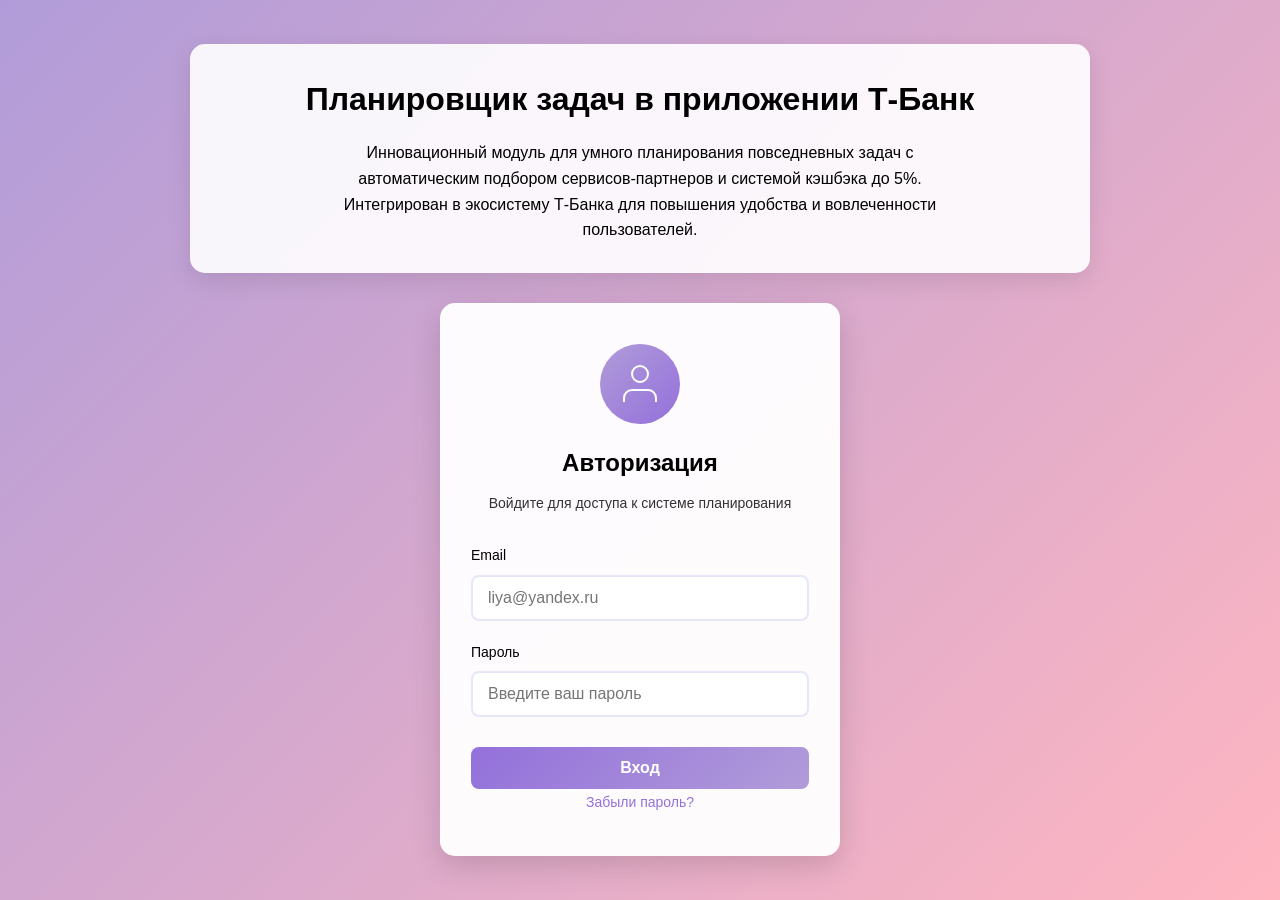
<file: index.html>
<!DOCTYPE html>
<html lang="ru">
<head>
    <meta charset="UTF-8">
    <meta name="viewport" content="width=device-width, initial-scale=1.0">
    <title>Планировщик задач Т-Банк - Авторизация</title>
    <link rel="stylesheet" href="css/style.css">


<!-- Yandex.Metrika counter -->
<script type="text/javascript">
    (function(m,e,t,r,i,k,a){
        m[i]=m[i]||function(){(m[i].a=m[i].a||[]).push(arguments)};
        m[i].l=1*new Date();
        for (var j = 0; j < document.scripts.length; j++) {if (document.scripts[j].src === r) { return; }}
        k=e.createElement(t),a=e.getElementsByTagName(t)[0],k.async=1,k.src=r,a.parentNode.insertBefore(k,a)
    })(window, document,'script','https://mc.yandex.ru/metrika/tag.js?id=105010982', 'ym');

    ym(105010982, 'init', {ssr:true, webvisor:true, clickmap:true, ecommerce:"dataLayer", accurateTrackBounce:true, trackLinks:true});
</script>
<noscript><div><img src="https://mc.yandex.ru/watch/105010982" style="position:absolute; left:-9999px;" alt="" /></div></noscript>
<!-- /Yandex.Metrika counter -->
 
</head>
<body>
    <!-- Основной контейнер -->
    <div class="main-container">
        <!-- Блок с темой и информацией -->
        <div class="project-info">
            <h1 class="project-title">Планировщик задач в приложении Т-Банк</h1>
            <p class="project-description">
                Инновационный модуль для умного планирования повседневных задач с автоматическим подбором сервисов-партнеров 
                и системой кэшбэка до 5%. Интегрирован в экосистему Т-Банка для повышения удобства и вовлеченности пользователей.
            </p>
        </div>

        <!-- Авторизация -->
        <div class="auth-container">
            <div class="auth-card">
                <!-- иконка авт -->
                <div class="auth-icon">
                    <svg width="48" height="48" viewBox="0 0 24 24" fill="none" stroke="currentColor">
                        <path d="M20 21v-2a4 4 0 0 0-4-4H8a4 4 0 0 0-4 4v2"></path>
                        <circle cx="12" cy="7" r="4"></circle>
                    </svg>
                </div>
                
                <h2>Авторизация</h2>
                <p class="auth-subtitle">Войдите для доступа к системе планирования</p>

                <form id="loginForm" class="auth-form">
                    <!-- Email -->
                    <div class="input-group">
                        <label for="email">Email</label>
                        <input type="email" id="email" name="email" placeholder="liya@yandex.ru" required>
                    </div>

                    <!-- Пароль -->
                    <div class="input-group">
                        <label for="password">Пароль</label>
                        <input type="password" id="password" name="password" placeholder="Введите ваш пароль" required>
                    </div>

                    <!-- Вход -->
                    <button type="submit" class="login-btn">Вход</button>
                </form>

                <div class="auth-links">
                    <a href="#" class="forgot-password">Забыли пароль?</a>
                </div>
            </div>
        </div>
    </div>

    <!-- Ссылки на страницы (скрыты до авторизации) -->
    <div id="pageLinks" class="page-links" style="display: none;">
        <a href="page2.html" class="page-link">2</a>
        <a href="page3.html" class="page-link">3</a>
    </div>

    <script>
        document.getElementById('loginForm').addEventListener('submit', function(e) {
            e.preventDefault();
            
            const email = document.getElementById('email').value;
            const password = document.getElementById('password').value;
            
            if (email && password) {
                
                sessionStorage.setItem('authenticated', 'true');
                document.getElementById('pageLinks').style.display = 'flex';
                alert('Авторизация успешна! Теперь доступны страницы 2 и 3');
            } else {
                alert('Пожалуйста, заполните все поля');
            }
        });

        window.addEventListener('load', function() {
            
            if (sessionStorage.getItem('authenticated') === 'true') {
                document.getElementById('pageLinks').style.display = 'flex';
            } else {
                // Дополнительно: скрываем ссылки если не авторизован
                document.getElementById('pageLinks').style.display = 'none';
                // Очищаем поля формы
                document.getElementById('email').value = '';
                document.getElementById('password').value = '';
            }
        });
    </script>
</body>
</html>
</file>
<file: css/style.css>
/* ====== RESET ====== */
* {
  margin: 0;
  padding: 0;
  box-sizing: border-box;
}

/* ====== BASE ====== */
body {
  font-family: Arial, sans-serif;
  line-height: 1.6;
  color: #000;
  background: linear-gradient(135deg, #b19cd9 0%, #ffb6c1 100%);
  min-height: 100vh;
  padding: 20px;
}

/* ВАЖНО: длинные страницы НЕ центрируем по вертикали, иначе “пропадает” начало */
body.page2,
body.page3 {
  display: block;
}

body:not(.page2):not(.page3) {
  display: flex;
  align-items: center;
  justify-content: center;
}

.main-container {
  width: 100%;
  max-width: 900px;
  margin: 0 auto;
  display: flex;
  flex-direction: column;
  gap: 30px;
}

/* ====== PAGE LINKS ====== */
.page-links {
  position: fixed;
  bottom: 30px;
  right: 30px;
  display: flex;
  gap: 15px;
  background: rgba(255, 255, 255, 0.9);
  padding: 15px;
  border-radius: 25px;
  box-shadow: 0 5px 15px rgba(0,0,0,0.1);
  backdrop-filter: blur(10px);
}

.page-link {
  display: inline-block;
  width: 45px;
  height: 45px;
  line-height: 45px;
  text-align: center;
  color: #000;
  text-decoration: underline;
  font-weight: bold;
  font-size: 18px;
  border: 2px solid #9370db;
  border-radius: 50%;
  transition: all 0.3s;
  background: #fff;
}

.page-link:hover {
  background: #9370db;
  color: #fff;
  text-decoration: none;
  transform: scale(1.1);
}

/* ====== PAGE HEADER / WRAPPERS ====== */
.page-header {
  background: #fff;
  padding: 30px;
  border-radius: 15px;
  box-shadow: 0 8px 25px rgba(0,0,0,0.1);
  text-align: center;
}

.page-title {
  color: #000;
  font-size: 32px;
  margin-bottom: 15px;
  font-weight: 700;
}

.page-subtitle {
  color: #000;
  font-size: 16px;
  max-width: 650px;
  margin: 0 auto;
  opacity: 0.9;
}

.content-wrapper {
  background: #fff;
  padding: 30px;
  border-radius: 15px;
  box-shadow: 0 8px 25px rgba(0,0,0,0.1);
}

/* ====== SECTIONS / CARDS ====== */
.content-section {
  margin-bottom: 35px;
}

.section-title {
  color: #000;
  font-size: 28px;
  margin-bottom: 20px;
  text-align: center;
  font-weight: 700;
}

.info-card {
  background: #fff;
  padding: 25px;
  border-radius: 15px;
  box-shadow: 0 8px 25px rgba(0,0,0,0.08);
  margin-bottom: 20px;
  border: 1px solid rgba(147, 112, 219, 0.15);
}

.card-title {
  color: #000;
  font-size: 20px;
  margin-bottom: 15px;
  font-weight: 700;
  border-bottom: 2px solid #9370db;
  padding-bottom: 8px;
}

.card-content {
  color: #000;
}

.card-content ul {
  margin-left: 20px;
  margin-bottom: 10px;
}

.card-content li {
  margin-bottom: 8px;
}

/* ====== IMAGES GRID ====== */
.screenshots-grid {
  display: grid;
  grid-template-columns: repeat(3, minmax(0, 1fr));
  gap: 15px;
  margin-top: 15px;
  align-items: start;
}

.screenshot {
  width: 100%;
  height: auto;
  object-fit: contain;
  background: #fff;
  border-radius: 10px;
  border: 2px solid #e6e6fa;
  padding: 10px;
}

/* ====== SWOT (в оттенках сайта, без “радуги”) ====== */
.swot-grid {
  display: grid;
  grid-template-columns: repeat(2, minmax(0, 1fr));
  gap: 15px;
  margin-top: 10px;
}

.swot-item {
  border-radius: 12px;
  padding: 18px;
  border: 2px solid #e6e6fa;
  background: #faf8ff;
}

.swot-item h4 {
  margin-bottom: 10px;
  font-weight: 800;
  color: #4b3f93;
}

.swot-item ul {
  margin-left: 18px;
}

.swot-item li {
  margin-bottom: 8px;
}

/* лёгкие различия, но в палитре сайта */
.swot-strength { border-left: 6px solid #9370db; }
.swot-weakness { border-left: 6px solid #b19cd9; }
.swot-opportunity { border-left: 6px solid #7b68ee; }
.swot-threat { border-left: 6px solid #a58ad8; }

/* ====== 4P ====== */
.p4-grid {
  display: grid;
  grid-template-columns: repeat(2, minmax(0, 1fr));
  gap: 15px;
  margin-top: 10px;
}

.p4-item {
  border-radius: 12px;
  border: 2px solid #e6e6fa;
  background: #ffffff;
  padding: 18px;
}

.p4-badge {
  display: inline-block;
  padding: 6px 10px;
  border-radius: 999px;
  font-size: 12px;
  font-weight: 800;
  color: #4b3f93;
  background: #f6f4ff;
  border: 1px solid rgba(147, 112, 219, 0.25);
  margin-bottom: 10px;
}

.p4-item h4 {
  margin-bottom: 8px;
}

/* ====== ROADMAP ====== */
.roadmap {
  display: flex;
  flex-direction: column;
  gap: 14px;
  margin-top: 10px;
}

.roadmap-step {
  border: 2px solid #e6e6fa;
  background: #fbfaff;
  border-radius: 14px;
  padding: 16px;
}

.roadmap-head {
  display: flex;
  flex-direction: column;
  gap: 6px;
  margin-bottom: 10px;
}

.roadmap-title {
  font-weight: 900;
  color: #3f2f86;
}

.roadmap-dates {
  font-size: 13px;
  opacity: 0.85;
}

.meta-row {
  display: grid;
  grid-template-columns: 140px 1fr;
  gap: 12px;
  padding: 10px 0;
  border-top: 1px dashed rgba(147,112,219,0.35);
}

.meta-row:first-of-type {
  border-top: none;
  padding-top: 0;
}

.meta-label {
  font-weight: 800;
  color: #4b3f93;
}

.meta-text ul {
  margin-left: 18px;
}

/* ====== REVIEWS ====== */
.reviews-panel {
  background: #fbfaff;
}

.reviews-grid {
  display: grid;
  grid-template-columns: repeat(3, minmax(0, 1fr));
  gap: 14px;
  margin-top: 10px;
}

.review-card {
  background: #ffffff;
  border: 2px solid #e6e6fa;
  border-radius: 14px;
  padding: 14px;
}

.review-meta {
  font-weight: 900;
  color: #3f2f86;
  margin-bottom: 8px;
  font-size: 13px;
}

.review-text {
  font-size: 14px;
  opacity: 0.95;
}

.reviews-note {
  margin-top: 12px;
  font-weight: 700;
  color: #3f2f86;
}

/* ====== STATS ====== */
.stats-grid {
  display: grid;
  grid-template-columns: repeat(3, minmax(0, 1fr));
  gap: 14px;
  margin-top: 10px;
}

.stat-card {
  background: #ffffff;
  border: 2px solid #e6e6fa;
  border-radius: 14px;
  padding: 14px;
}

.stat-title {
  font-weight: 900;
  color: #3f2f86;
  margin-bottom: 6px;
}

.stat-line {
  font-size: 14px;
  margin-bottom: 6px;
}

.stat-hint {
  font-size: 12px;
  opacity: 0.8;
}

/* ====== NAV BUTTONS ====== */
.navigation-section {
  display: flex;
  justify-content: center;
  gap: 20px;
  margin-top: 30px;
}

.nav-btn {
  padding: 12px 25px;
  background: linear-gradient(135deg, #9370db 0%, #b19cd9 100%);
  color: #fff;
  text-decoration: none;
  border-radius: 10px;
  font-weight: 800;
  transition: all 0.3s;
  border: none;
  cursor: pointer;
}

.nav-btn:hover {
  transform: translateY(-2px);
  box-shadow: 0 5px 15px rgba(147, 112, 219, 0.35);
}

.logout-btn {
  background: linear-gradient(135deg, #ff6b6b 0%, #ff8e8e 100%);
}

/* ====== RESPONSIVE ====== */
@media (max-width: 900px) {
  .reviews-grid { grid-template-columns: 1fr; }
  .stats-grid { grid-template-columns: 1fr; }
  .p4-grid { grid-template-columns: 1fr; }
  .swot-grid { grid-template-columns: 1fr; }
}

@media (max-width: 768px) {
  .screenshots-grid { grid-template-columns: 1fr; }
  .content-wrapper { padding: 20px; }
  .page-title { font-size: 24px; }
  .section-title { font-size: 22px; }

  .meta-row {
    grid-template-columns: 1fr;
  }

  .nav-btn {
    width: 220px;
    text-align: center;
  }
}
/* ====== INDEX PAGE (главная) - вернуть нормальный вид ====== */

body:not(.page2):not(.page3) {
  display: flex;
  align-items: center;
  justify-content: center;
}

.project-info {
  text-align: center;
  background: rgba(255, 255, 255, 0.9);
  padding: 30px;
  border-radius: 15px;
  box-shadow: 0 8px 25px rgba(0,0,0,0.1);
  backdrop-filter: blur(10px);
}

.project-title {
  color: #000;
  font-size: 32px;
  margin-bottom: 15px;
  font-weight: 700;
}

.project-description {
  color: #000;
  font-size: 16px;
  line-height: 1.6;
  max-width: 600px;
  margin: 0 auto;
}

.auth-container {
  width: 100%;
  max-width: 400px;
  margin: 0 auto;
}

.auth-card {
  background: rgba(255, 255, 255, 0.95);
  padding: 40px 30px;
  border-radius: 15px;
  box-shadow: 0 10px 30px rgba(0,0,0,0.15);
  text-align: center;
  backdrop-filter: blur(10px);
  border: 1px solid rgba(255, 255, 255, 0.3);
}

.auth-icon {
  width: 80px;
  height: 80px;
  margin: 0 auto 20px;
  background: linear-gradient(135deg, #b19cd9 0%, #9370db 100%);
  border-radius: 50%;
  display: flex;
  align-items: center;
  justify-content: center;
  color: white;
}

.auth-card h2 {
  color: #000;
  margin-bottom: 10px;
  font-size: 24px;
}

.auth-subtitle {
  color: #000;
  margin-bottom: 30px;
  font-size: 14px;
  opacity: 0.8;
}

.auth-form {
  text-align: left;
}

.input-group {
  margin-bottom: 20px;
}

.input-group label {
  display: block;
  margin-bottom: 8px;
  color: #000;
  font-weight: 500;
  font-size: 14px;
}

.input-group input {
  width: 100%;
  padding: 12px 15px;
  border: 2px solid #e6e6fa;
  border-radius: 8px;
  font-size: 16px;
  transition: all 0.3s;
  background: #fff;
  color: #000;
}

.input-group input:focus {
  outline: none;
  border-color: #9370db;
  box-shadow: 0 0 0 3px rgba(147, 112, 219, 0.1);
}

.login-btn {
  width: 100%;
  padding: 12px;
  background: linear-gradient(135deg, #9370db 0%, #b19cd9 100%);
  color: white;
  border: none;
  border-radius: 8px;
  font-size: 16px;
  font-weight: 600;
  cursor: pointer;
  transition: all 0.3s;
  margin-top: 10px;
}

.login-btn:hover {
  transform: translateY(-2px);
  box-shadow: 0 5px 15px rgba(147, 112, 219, 0.35);
}

.forgot-password {
  color: #9370db;
  text-decoration: none;
  font-size: 14px;
}

.forgot-password:hover {
  text-decoration: underline;
}

/* ====== PAGE 3: ARCHIVE LIST ====== */
.archive-section .section-title {
  margin-bottom: 16px;
}

.file-list {
  display: flex;
  flex-direction: column;
  gap: 12px;
}

.file-row {
  display: grid;
  grid-template-columns: 1fr 120px 140px 140px;
  gap: 14px;
  align-items: center;

  background: #ffffff;
  border: 2px solid #e6e6fa;
  border-radius: 14px;
  padding: 14px 16px;
}

.file-main {
  min-width: 0;
}

.file-name {
  font-weight: 800;
  color: #000;
  margin-bottom: 4px;
  word-break: break-word;
}

.file-meta {
  font-size: 13px;
  opacity: 0.8;
}

.file-size,
.file-date {
  font-size: 14px;
  opacity: 0.9;
  text-align: center;
}

.file-btn {
  justify-self: end;
  display: inline-flex;
  align-items: center;
  justify-content: center;

  padding: 10px 16px;
  border-radius: 12px;
  border: 2px solid #e6e6fa;

  background: #fff;
  color: #4b3f93;
  font-weight: 800;
  text-decoration: none;

  transition: all 0.25s;
}

.file-btn:hover {
  border-color: #9370db;
  box-shadow: 0 5px 14px rgba(147, 112, 219, 0.25);
  transform: translateY(-1px);
}

/* Mobile */
@media (max-width: 900px) {
  .file-row {
    grid-template-columns: 1fr;
    gap: 8px;
  }

  .file-size,
  .file-date {
    text-align: left;
  }

  .file-btn {
    justify-self: start;
    width: fit-content;
  }
}
/* ===== FIX NAV BUTTONS (page2 / page3) ===== */
.navigation-section {
  position: relative;
  z-index: 10; /* поверх контента */
}

.nav-btn {
  position: relative;
  z-index: 11;

  pointer-events: auto; /* ВАЖНО */
  cursor: pointer;
  text-decoration: none;
}
</file>
